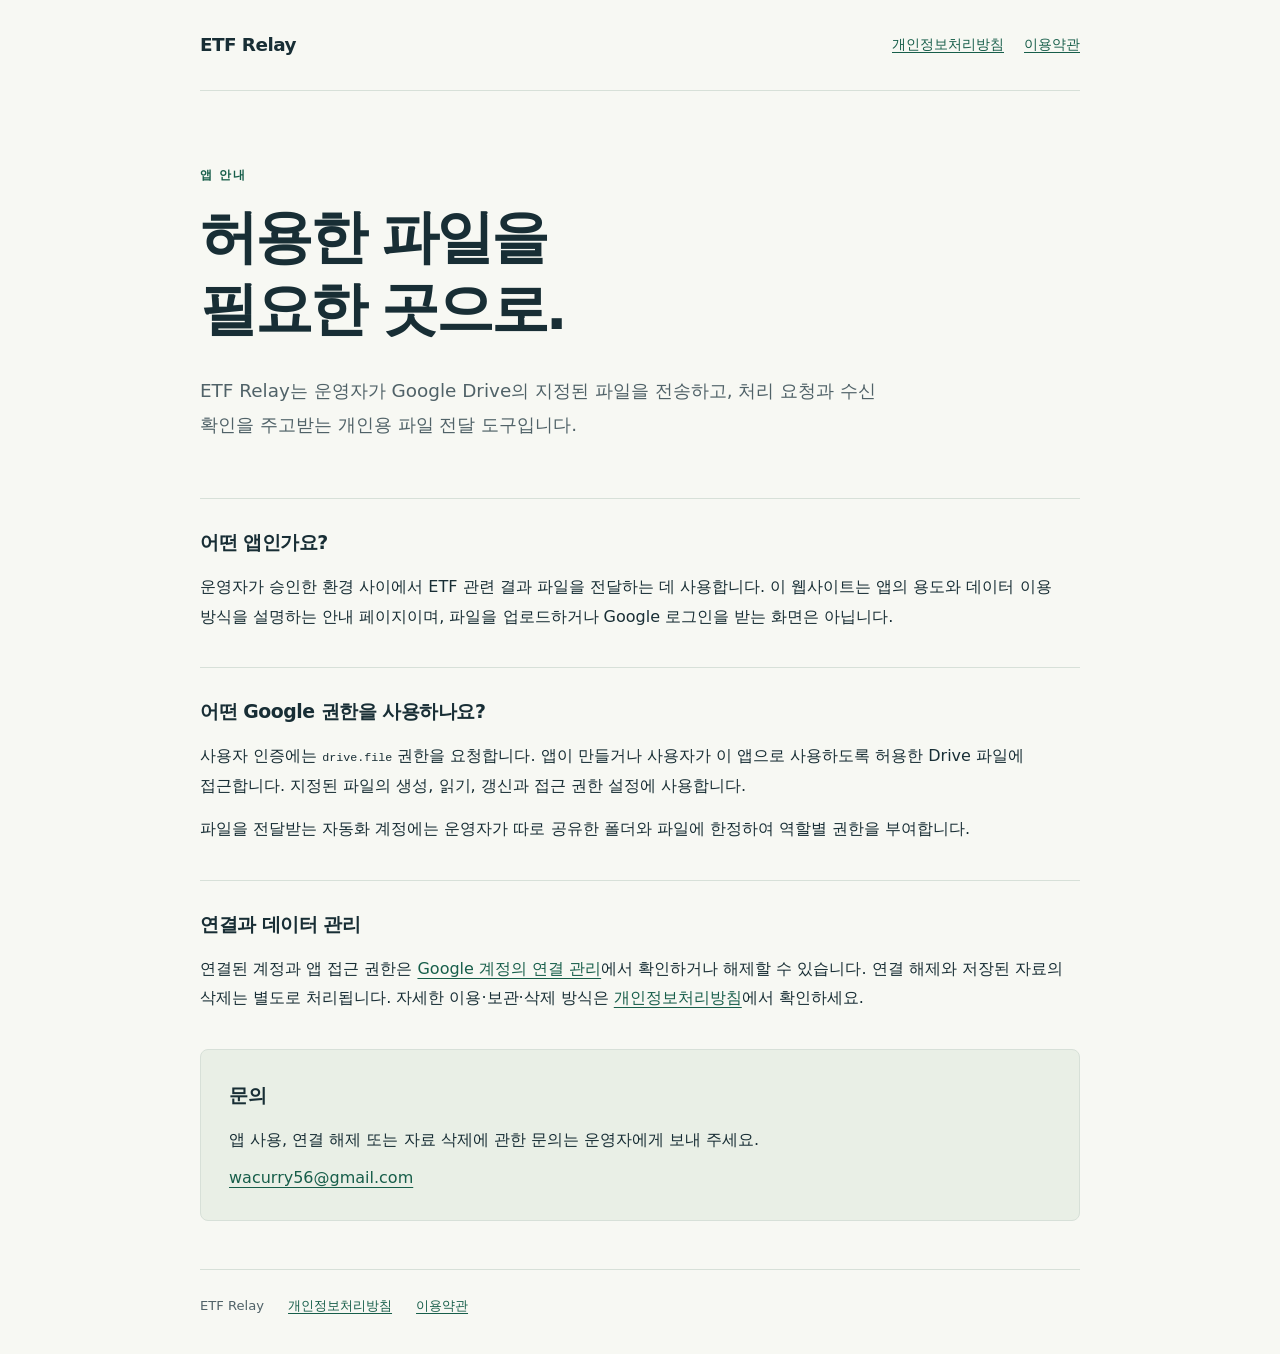
<file: index.html>
<!doctype html>
<html lang="ko">
<head>
  <meta charset="utf-8">
  <meta name="viewport" content="width=device-width, initial-scale=1">
  <meta name="description" content="ETF Relay 앱 소개와 Google Drive 데이터 이용 안내">
  <meta name="referrer" content="no-referrer">
  <title>ETF Relay · 앱 안내</title>
  <link rel="stylesheet" href="styles.css">
</head>
<body>
  <a class="skip" href="#main">본문으로 이동</a>
  <header><a class="brand" href="index.html">ETF Relay</a><nav aria-label="안내"><a href="privacy.html">개인정보처리방침</a><a href="terms.html">이용약관</a></nav></header>
  <main id="main">
    <p class="eyebrow">앱 안내</p>
    <h1>허용한 파일을<br>필요한 곳으로.</h1>
    <p class="lead">ETF Relay는 운영자가 Google Drive의 지정된 파일을 전송하고, 처리 요청과 수신 확인을 주고받는 개인용 파일 전달 도구입니다.</p>
    <section aria-labelledby="purpose"><h2 id="purpose">어떤 앱인가요?</h2><p>운영자가 승인한 환경 사이에서 ETF 관련 결과 파일을 전달하는 데 사용합니다. 이 웹사이트는 앱의 용도와 데이터 이용 방식을 설명하는 안내 페이지이며, 파일을 업로드하거나 Google 로그인을 받는 화면은 아닙니다.</p></section>
    <section aria-labelledby="permission"><h2 id="permission">어떤 Google 권한을 사용하나요?</h2><p>사용자 인증에는 <code>drive.file</code> 권한을 요청합니다. 앱이 만들거나 사용자가 이 앱으로 사용하도록 허용한 Drive 파일에 접근합니다. 지정된 파일의 생성, 읽기, 갱신과 접근 권한 설정에 사용합니다.</p><p>파일을 전달받는 자동화 계정에는 운영자가 따로 공유한 폴더와 파일에 한정하여 역할별 권한을 부여합니다.</p></section>
    <section aria-labelledby="control"><h2 id="control">연결과 데이터 관리</h2><p>연결된 계정과 앱 접근 권한은 <a href="https://myaccount.google.com/connections">Google 계정의 연결 관리</a>에서 확인하거나 해제할 수 있습니다. 연결 해제와 저장된 자료의 삭제는 별도로 처리됩니다. 자세한 이용·보관·삭제 방식은 <a href="privacy.html">개인정보처리방침</a>에서 확인하세요.</p></section>
    <section class="contact" aria-labelledby="support"><h2 id="support">문의</h2><p>앱 사용, 연결 해제 또는 자료 삭제에 관한 문의는 운영자에게 보내 주세요.</p><a href="mailto:wacurry56@gmail.com">wacurry56@gmail.com</a></section>
  </main>
  <footer><span>ETF Relay</span><a href="privacy.html">개인정보처리방침</a><a href="terms.html">이용약관</a></footer>
</body>
</html>
</file>
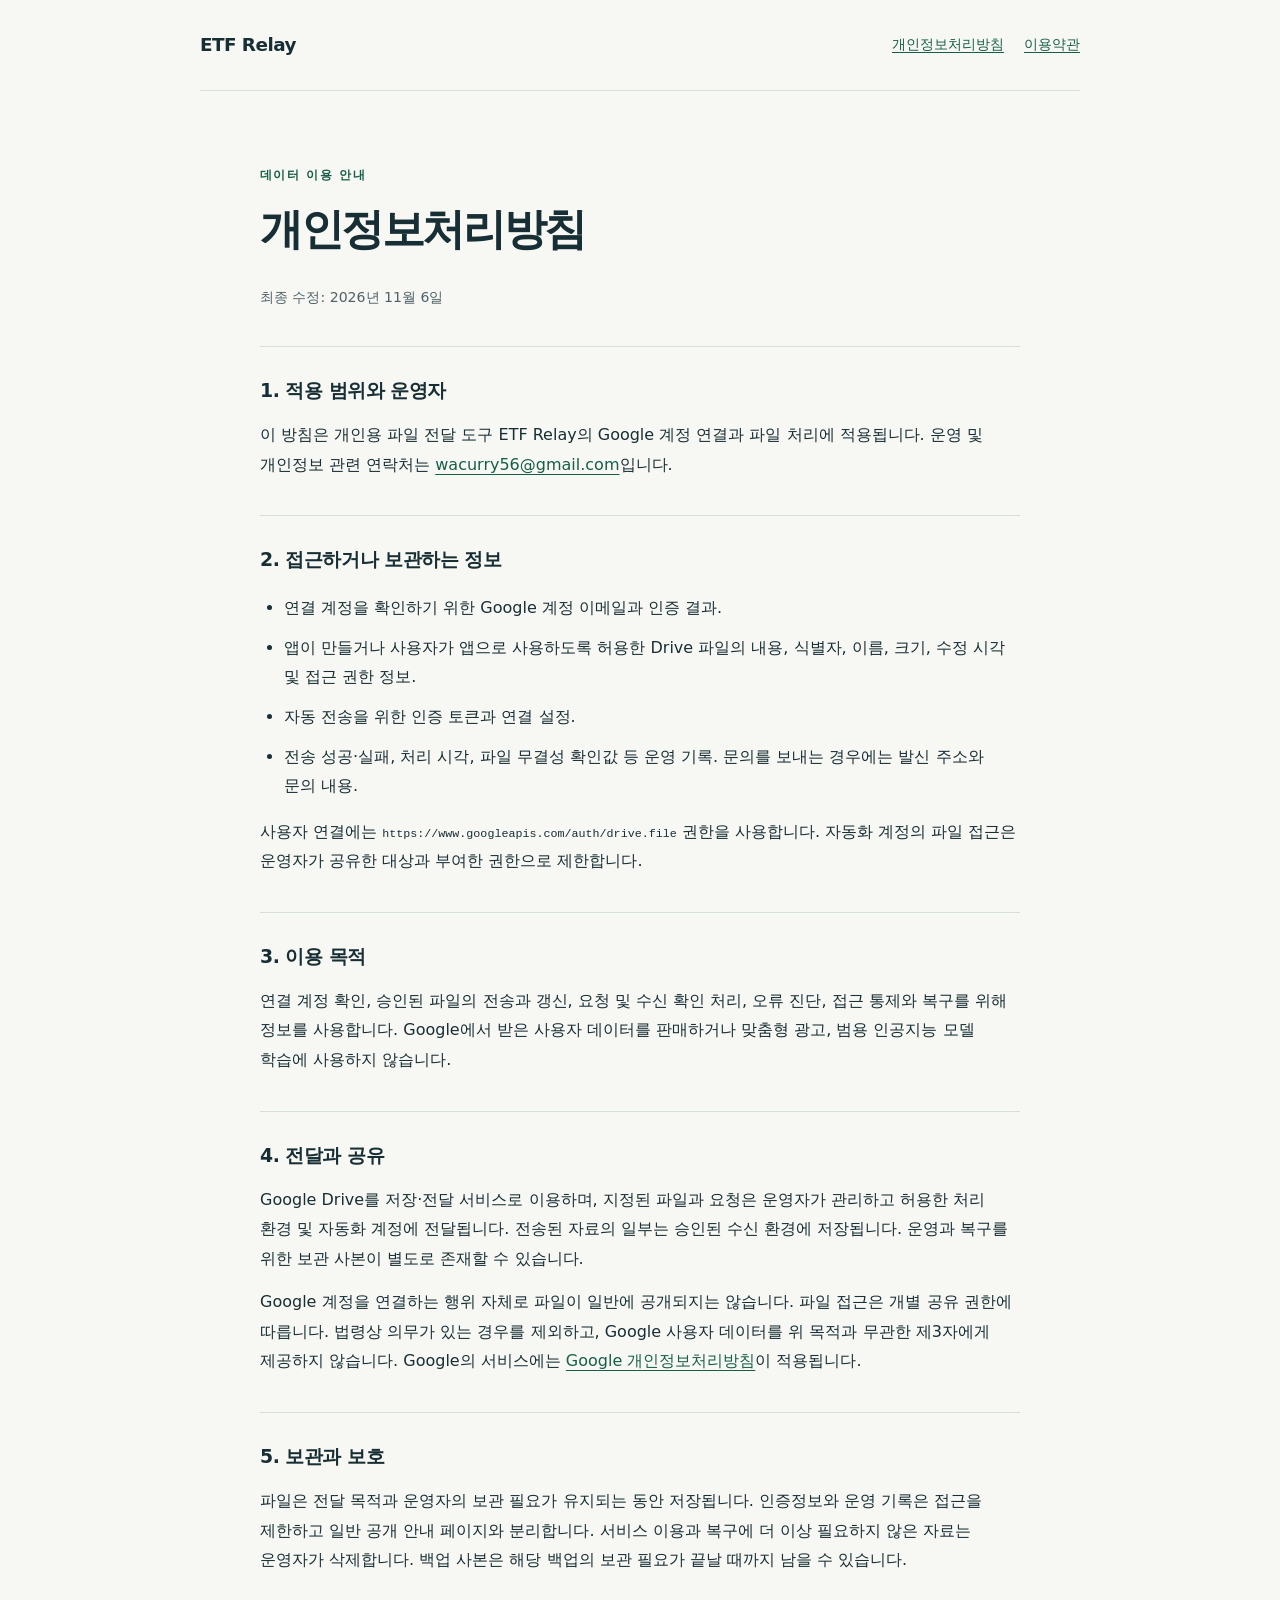
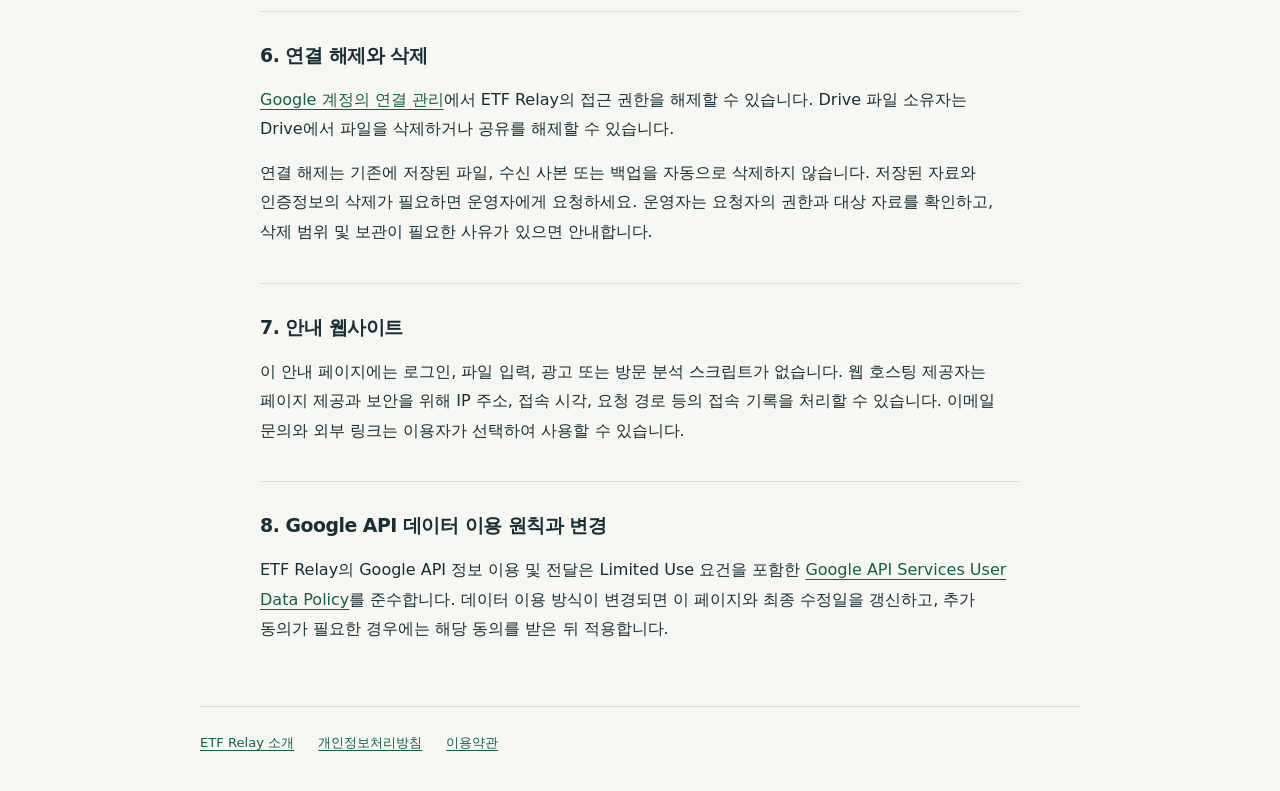
<file: privacy.html>
<!doctype html>
<html lang="ko">
<head>
  <meta charset="utf-8">
  <meta name="viewport" content="width=device-width, initial-scale=1">
  <meta name="description" content="ETF Relay의 Google 사용자 데이터 접근, 이용, 보관과 삭제 안내">
  <meta name="referrer" content="no-referrer">
  <title>개인정보처리방침 · ETF Relay</title>
  <link rel="stylesheet" href="styles.css">
</head>
<body>
  <a class="skip" href="#main">본문으로 이동</a>
  <header><a class="brand" href="index.html">ETF Relay</a><nav aria-label="안내"><a href="privacy.html" aria-current="page">개인정보처리방침</a><a href="terms.html">이용약관</a></nav></header>
  <main id="main" class="document">
    <p class="eyebrow">데이터 이용 안내</p><h1>개인정보처리방침</h1><p class="updated">최종 수정: 2026년 11월 6일</p>
    <section><h2>1. 적용 범위와 운영자</h2><p>이 방침은 개인용 파일 전달 도구 ETF Relay의 Google 계정 연결과 파일 처리에 적용됩니다. 운영 및 개인정보 관련 연락처는 <a href="mailto:wacurry56@gmail.com">wacurry56@gmail.com</a>입니다.</p></section>
    <section><h2>2. 접근하거나 보관하는 정보</h2><ul><li>연결 계정을 확인하기 위한 Google 계정 이메일과 인증 결과.</li><li>앱이 만들거나 사용자가 앱으로 사용하도록 허용한 Drive 파일의 내용, 식별자, 이름, 크기, 수정 시각 및 접근 권한 정보.</li><li>자동 전송을 위한 인증 토큰과 연결 설정.</li><li>전송 성공·실패, 처리 시각, 파일 무결성 확인값 등 운영 기록. 문의를 보내는 경우에는 발신 주소와 문의 내용.</li></ul><p>사용자 연결에는 <code>https://www.googleapis.com/auth/drive.file</code> 권한을 사용합니다. 자동화 계정의 파일 접근은 운영자가 공유한 대상과 부여한 권한으로 제한합니다.</p></section>
    <section><h2>3. 이용 목적</h2><p>연결 계정 확인, 승인된 파일의 전송과 갱신, 요청 및 수신 확인 처리, 오류 진단, 접근 통제와 복구를 위해 정보를 사용합니다. Google에서 받은 사용자 데이터를 판매하거나 맞춤형 광고, 범용 인공지능 모델 학습에 사용하지 않습니다.</p></section>
    <section><h2>4. 전달과 공유</h2><p>Google Drive를 저장·전달 서비스로 이용하며, 지정된 파일과 요청은 운영자가 관리하고 허용한 처리 환경 및 자동화 계정에 전달됩니다. 전송된 자료의 일부는 승인된 수신 환경에 저장됩니다. 운영과 복구를 위한 보관 사본이 별도로 존재할 수 있습니다.</p><p>Google 계정을 연결하는 행위 자체로 파일이 일반에 공개되지는 않습니다. 파일 접근은 개별 공유 권한에 따릅니다. 법령상 의무가 있는 경우를 제외하고, Google 사용자 데이터를 위 목적과 무관한 제3자에게 제공하지 않습니다. Google의 서비스에는 <a href="https://policies.google.com/privacy">Google 개인정보처리방침</a>이 적용됩니다.</p></section>
    <section><h2>5. 보관과 보호</h2><p>파일은 전달 목적과 운영자의 보관 필요가 유지되는 동안 저장됩니다. 인증정보와 운영 기록은 접근을 제한하고 일반 공개 안내 페이지와 분리합니다. 서비스 이용과 복구에 더 이상 필요하지 않은 자료는 운영자가 삭제합니다. 백업 사본은 해당 백업의 보관 필요가 끝날 때까지 남을 수 있습니다.</p></section>
    <section><h2>6. 연결 해제와 삭제</h2><p><a href="https://myaccount.google.com/connections">Google 계정의 연결 관리</a>에서 ETF Relay의 접근 권한을 해제할 수 있습니다. Drive 파일 소유자는 Drive에서 파일을 삭제하거나 공유를 해제할 수 있습니다.</p><p>연결 해제는 기존에 저장된 파일, 수신 사본 또는 백업을 자동으로 삭제하지 않습니다. 저장된 자료와 인증정보의 삭제가 필요하면 운영자에게 요청하세요. 운영자는 요청자의 권한과 대상 자료를 확인하고, 삭제 범위 및 보관이 필요한 사유가 있으면 안내합니다.</p></section>
    <section><h2>7. 안내 웹사이트</h2><p>이 안내 페이지에는 로그인, 파일 입력, 광고 또는 방문 분석 스크립트가 없습니다. 웹 호스팅 제공자는 페이지 제공과 보안을 위해 IP 주소, 접속 시각, 요청 경로 등의 접속 기록을 처리할 수 있습니다. 이메일 문의와 외부 링크는 이용자가 선택하여 사용할 수 있습니다.</p></section>
    <section><h2>8. Google API 데이터 이용 원칙과 변경</h2><p>ETF Relay의 Google API 정보 이용 및 전달은 Limited Use 요건을 포함한 <a href="https://developers.google.com/terms/api-services-user-data-policy">Google API Services User Data Policy</a>를 준수합니다. 데이터 이용 방식이 변경되면 이 페이지와 최종 수정일을 갱신하고, 추가 동의가 필요한 경우에는 해당 동의를 받은 뒤 적용합니다.</p></section>
  </main>
  <footer><a href="index.html">ETF Relay 소개</a><a href="privacy.html">개인정보처리방침</a><a href="terms.html">이용약관</a></footer>
</body>
</html>
</file>
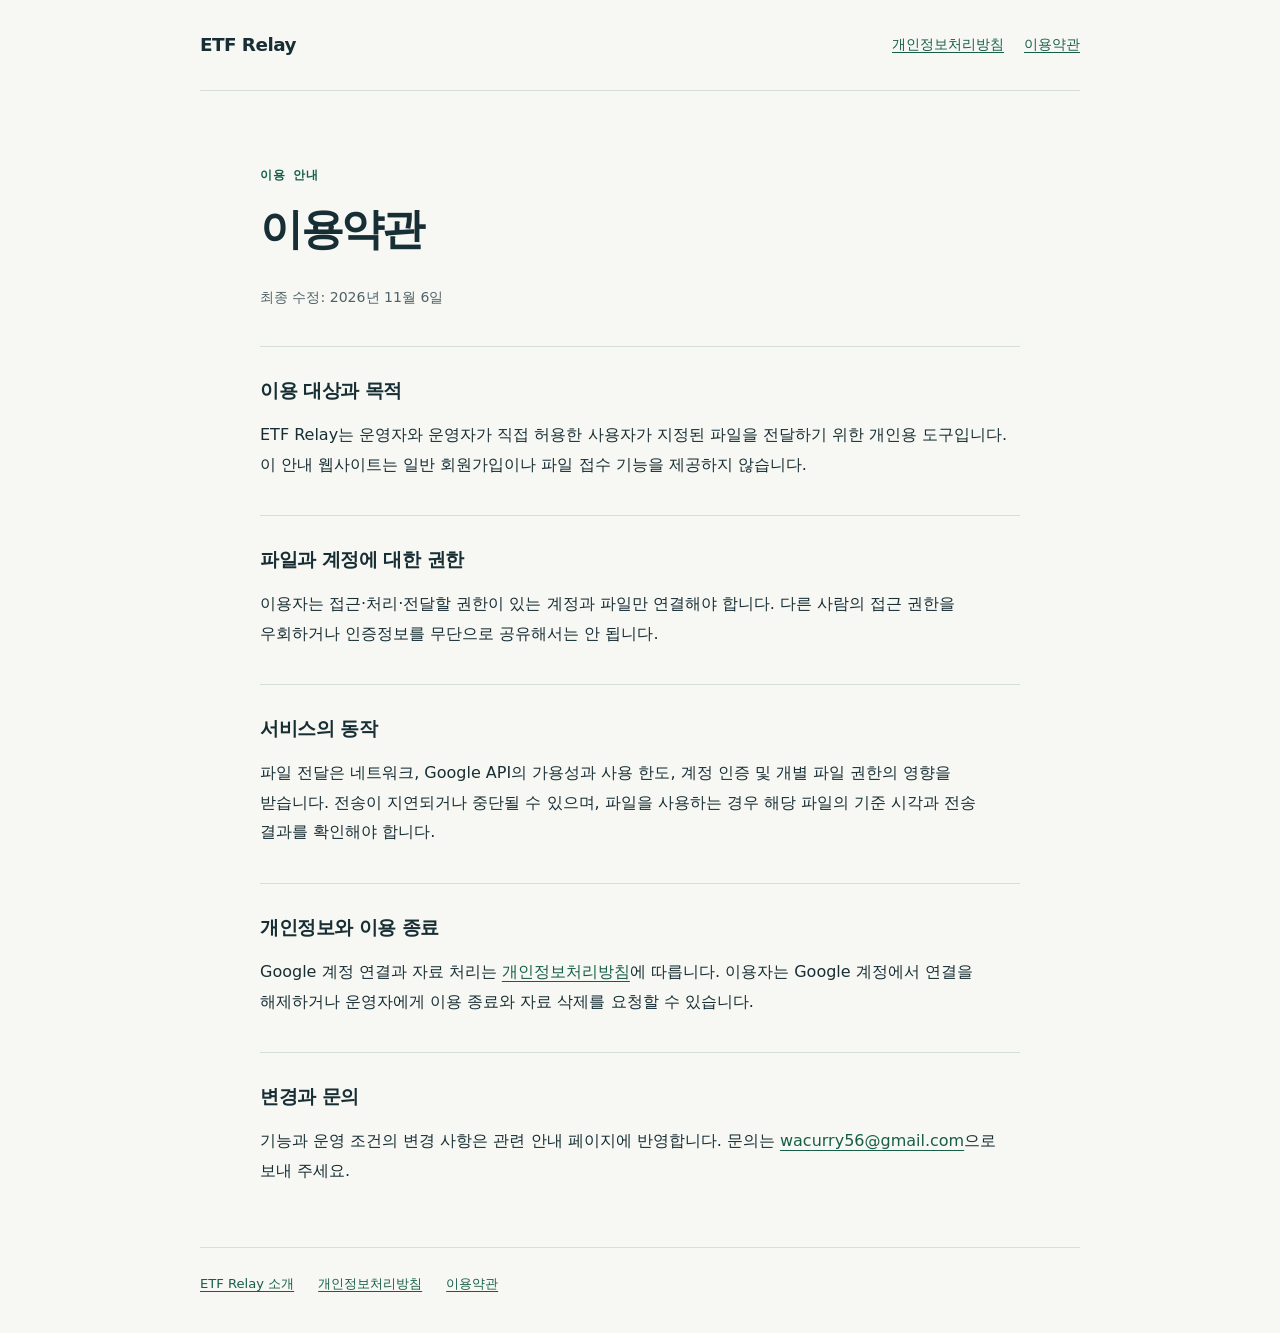
<file: terms.html>
<!doctype html>
<html lang="ko">
<head>
  <meta charset="utf-8">
  <meta name="viewport" content="width=device-width, initial-scale=1">
  <meta name="description" content="ETF Relay 개인용 파일 전달 도구의 이용 조건">
  <meta name="referrer" content="no-referrer">
  <title>이용약관 · ETF Relay</title>
  <link rel="stylesheet" href="styles.css">
</head>
<body>
  <a class="skip" href="#main">본문으로 이동</a>
  <header><a class="brand" href="index.html">ETF Relay</a><nav aria-label="안내"><a href="privacy.html">개인정보처리방침</a><a href="terms.html" aria-current="page">이용약관</a></nav></header>
  <main id="main" class="document">
    <p class="eyebrow">이용 안내</p><h1>이용약관</h1><p class="updated">최종 수정: 2026년 11월 6일</p>
    <section><h2>이용 대상과 목적</h2><p>ETF Relay는 운영자와 운영자가 직접 허용한 사용자가 지정된 파일을 전달하기 위한 개인용 도구입니다. 이 안내 웹사이트는 일반 회원가입이나 파일 접수 기능을 제공하지 않습니다.</p></section>
    <section><h2>파일과 계정에 대한 권한</h2><p>이용자는 접근·처리·전달할 권한이 있는 계정과 파일만 연결해야 합니다. 다른 사람의 접근 권한을 우회하거나 인증정보를 무단으로 공유해서는 안 됩니다.</p></section>
    <section><h2>서비스의 동작</h2><p>파일 전달은 네트워크, Google API의 가용성과 사용 한도, 계정 인증 및 개별 파일 권한의 영향을 받습니다. 전송이 지연되거나 중단될 수 있으며, 파일을 사용하는 경우 해당 파일의 기준 시각과 전송 결과를 확인해야 합니다.</p></section>
    <section><h2>개인정보와 이용 종료</h2><p>Google 계정 연결과 자료 처리는 <a href="privacy.html">개인정보처리방침</a>에 따릅니다. 이용자는 Google 계정에서 연결을 해제하거나 운영자에게 이용 종료와 자료 삭제를 요청할 수 있습니다.</p></section>
    <section><h2>변경과 문의</h2><p>기능과 운영 조건의 변경 사항은 관련 안내 페이지에 반영합니다. 문의는 <a href="mailto:wacurry56@gmail.com">wacurry56@gmail.com</a>으로 보내 주세요.</p></section>
  </main>
  <footer><a href="index.html">ETF Relay 소개</a><a href="privacy.html">개인정보처리방침</a><a href="terms.html">이용약관</a></footer>
</body>
</html>
</file>
<file: styles.css>
:root{color-scheme:light;--ink:#182e35;--muted:#506268;--paper:#f7f8f3;--line:#d7e0d8;--accent:#175e4a}
*{box-sizing:border-box}body{margin:0;background:var(--paper);color:var(--ink);font-family:system-ui,-apple-system,"Segoe UI","Malgun Gothic",sans-serif;line-height:1.85;word-break:keep-all;overflow-wrap:anywhere}
a{color:var(--accent);text-underline-offset:.25em}a:hover{text-decoration-thickness:2px}a:focus-visible{outline:3px solid var(--accent);outline-offset:5px}
header,main,footer{width:min(880px,calc(100% - 48px));margin-inline:auto}header{display:flex;align-items:center;justify-content:space-between;gap:20px;flex-wrap:wrap;padding:28px 0;border-bottom:1px solid var(--line)}.brand{font-size:1.15rem;font-weight:750;letter-spacing:-.03em;text-decoration:none;color:var(--ink)}nav{display:flex;flex-wrap:wrap;gap:20px;font-size:.85rem}
main{padding:72px 0 48px}.eyebrow{font-size:.78rem;letter-spacing:.12em;color:var(--accent);font-weight:700;margin:0 0 16px}h1{font-size:clamp(2.2rem,6vw,3.6rem);line-height:1.25;letter-spacing:-.055em;margin:0 0 28px}.lead{font-size:1.15rem;max-width:680px;color:var(--muted);margin-bottom:56px}
section{margin-top:36px;padding-top:26px;border-top:1px solid var(--line)}h2{font-size:1.18rem;letter-spacing:-.025em;margin:0 0 12px}p{margin:0 0 14px}li{margin:10px 0}ul{padding-left:24px}code{font-size:.9em;word-break:break-all}.contact{padding:28px;background:#e9efE6;border:1px solid var(--line);border-radius:8px}.contact p{margin-bottom:8px}
.document{max-width:760px}.document h1{font-size:clamp(1.9rem,5vw,2.7rem)}.updated{color:var(--muted);font-size:.88rem}footer{display:flex;flex-wrap:wrap;gap:12px 24px;padding:24px 0 36px;border-top:1px solid var(--line);font-size:.82rem;color:var(--muted)}
.skip{position:absolute;top:-80px;left:12px;background:#fff;padding:8px 16px;z-index:2}.skip:focus{top:12px}
@media(max-width:520px){header,main,footer{width:calc(100% - 36px)}header{padding:20px 0;gap:12px}main{padding-top:44px}nav{gap:14px}.lead{font-size:1.05rem}.contact{padding:22px}}
</file>
